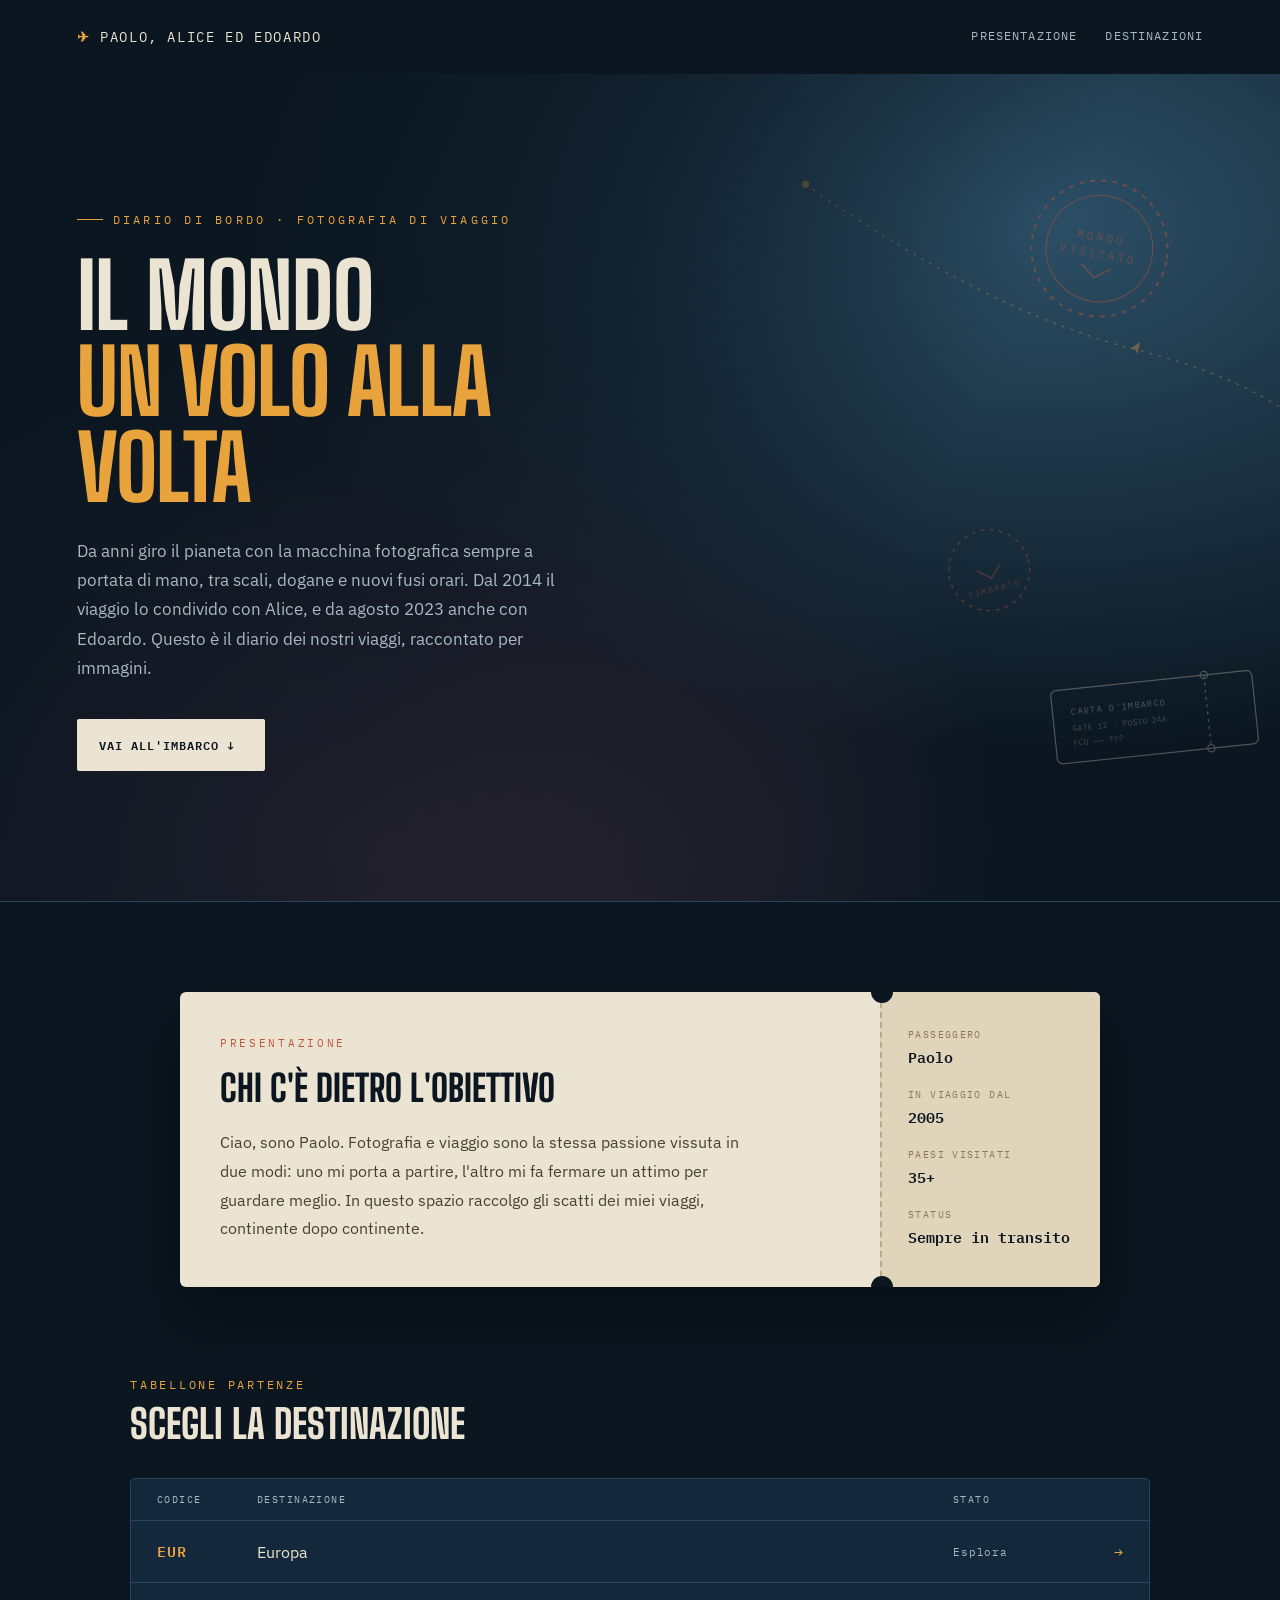
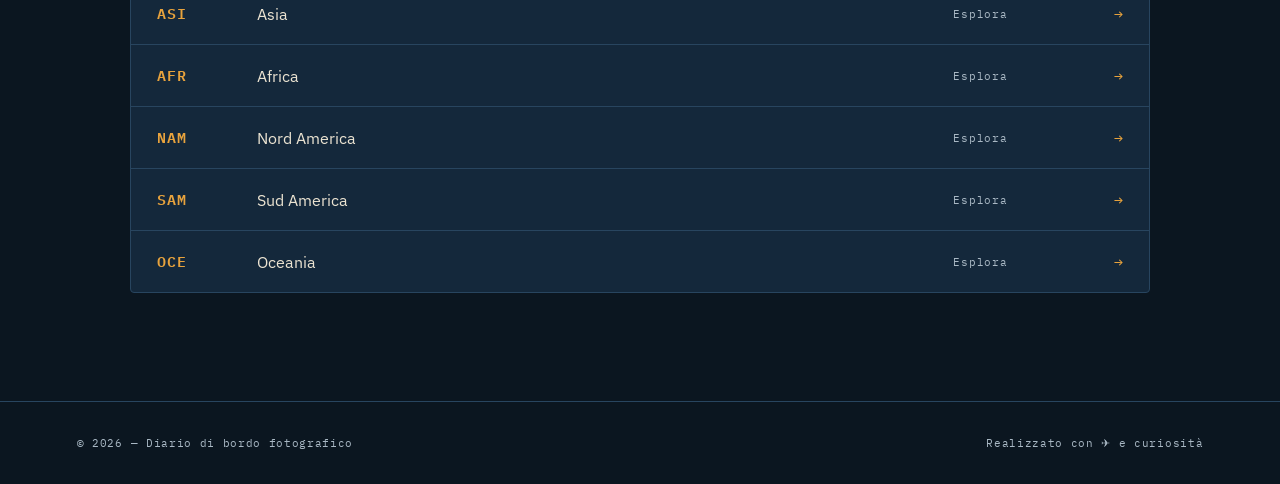
<file: index.html>
<!DOCTYPE html>
<html lang="it">
<head>
<meta charset="UTF-8" />
<meta name="viewport" content="width=device-width, initial-scale=1.0" />
<title>Diario di Bordo — Fotografia di Viaggio</title>
<meta name="description" content="Diario fotografico di viaggio: scatti dal mondo, continente dopo continente." />
<link rel="preconnect" href="https://fonts.googleapis.com" />
<link rel="preconnect" href="https://fonts.gstatic.com" crossorigin />
<link href="https://fonts.googleapis.com/css2?family=Big+Shoulders+Display:wght@700;800;900&family=IBM+Plex+Sans:wght@400;500;600&family=IBM+Plex+Mono:wght@400;500;600&display=swap" rel="stylesheet" />
<link rel="stylesheet" href="styles.css" />
</head>
<body>

<header class="topbar">
  <a href="index.html" class="brand"><b>&#9992;</b> Paolo, Alice ed Edoardo</a>
  <nav class="toplinks">
    <a href="index.html#presentazione">Presentazione</a>
    <a href="index.html#destinazioni">Destinazioni</a>
  </nav>
</header>

<section class="hero">
  <div class="hero-gradient"></div>
  <svg class="decoupage" viewBox="0 0 1600 900" preserveAspectRatio="xMidYMid slice" xmlns="http://www.w3.org/2000/svg" aria-hidden="true">
    <g transform="translate(1300,190) rotate(11)" fill="none" stroke="#bd5738" stroke-width="2.2" opacity="0.85">
      <circle r="74" stroke-dasharray="5 7"/>
      <circle r="58" stroke-width="1.2"/>
      <text x="0" y="-8" text-anchor="middle" font-family="IBM Plex Mono, monospace" font-size="12" fill="#bd5738" stroke="none" letter-spacing="3">MONDO</text>
      <text x="0" y="10" text-anchor="middle" font-family="IBM Plex Mono, monospace" font-size="12" fill="#bd5738" stroke="none" letter-spacing="3">VISITATO</text>
      <path d="M-16,20 L0,32 L16,20" stroke-width="1.6"/>
    </g>
    <g transform="translate(1180,540) rotate(-16)" fill="none" stroke="#bd5738" stroke-width="1.6" opacity="0.7">
      <circle r="44" stroke-dasharray="4 6"/>
      <path d="M-13,-3 L0,9 L13,-3" stroke-width="1.4"/>
      <text x="0" y="24" text-anchor="middle" font-family="IBM Plex Mono, monospace" font-size="9" fill="#bd5738" stroke="none" letter-spacing="2">TIMBRATO</text>
    </g>
    <g transform="translate(1360,700) rotate(-6)" fill="none" stroke="#ece4d2" stroke-width="1.3" opacity="0.55">
      <rect x="-110" y="-40" width="220" height="80" rx="6"/>
      <line x1="58" y1="-40" x2="58" y2="40" stroke-dasharray="3 5"/>
      <circle cx="58" cy="-40" r="4"/>
      <circle cx="58" cy="40" r="4"/>
      <text x="-90" y="-12" font-family="IBM Plex Mono, monospace" font-size="9.5" fill="#ece4d2" stroke="none" letter-spacing="1.5">CARTA D'IMBARCO</text>
      <text x="-90" y="6" font-family="IBM Plex Mono, monospace" font-size="8.5" fill="#ece4d2" stroke="none" opacity="0.85">GATE 12 &#183; POSTO 24A</text>
      <text x="-90" y="22" font-family="IBM Plex Mono, monospace" font-size="8.5" fill="#ece4d2" stroke="none" opacity="0.85">FCO &#8212;&#8212; ???</text>
    </g>
    <g fill="none" stroke="#e8a33d" opacity="0.65">
      <path d="M980,120 Q1180,260 1340,300 T1560,420" stroke-width="1.4" stroke-dasharray="2 8" stroke-linecap="round"/>
      <circle cx="980" cy="120" r="4" fill="#e8a33d" stroke="none"/>
      <circle cx="1560" cy="420" r="4" fill="#e8a33d" stroke="none"/>
      <g transform="translate(1340,298) rotate(35)">
        <path d="M0,-8 L5,5 L0,2 L-5,5 Z" fill="#e8a33d" stroke="none"/>
      </g>
    </g>
  </svg>
  <div class="hero-inner">
    <span class="kicker">Diario di bordo &middot; Fotografia di viaggio</span>
    <h1>Il mondo<span>un volo alla volta</span></h1>
    <p>Da anni giro il pianeta con la macchina fotografica sempre a portata di mano, tra scali, dogane e nuovi fusi orari. Dal 2014 il viaggio lo condivido con Alice, e da agosto 2023 anche con Edoardo. Questo &egrave; il diario dei nostri viaggi, raccontato per immagini.</p>
    <a href="#destinazioni" class="ticket-btn">Vai all'imbarco &#8595;</a>
  </div>
</section>

<section class="pass-section" id="presentazione">
  <div class="pass">
    <div class="pass-main">
      <div class="pass-eyebrow">Presentazione</div>
      <h2>Chi c'&egrave; dietro l'obiettivo</h2>
      <p>Ciao, sono Paolo. Fotografia e viaggio sono la stessa passione vissuta in due modi: uno mi porta a partire, l'altro mi fa fermare un attimo per guardare meglio. In questo spazio raccolgo gli scatti dei miei viaggi, continente dopo continente.</p>
    </div>
    <div class="pass-stub">
      <div class="pass-field"><label>Passeggero</label><div>Paolo</div></div>
      <div class="pass-field"><label>In viaggio dal</label><div>2005</div></div>
      <div class="pass-field"><label>Paesi visitati</label><div>35+</div></div>
      <div class="pass-field"><label>Status</label><div>Sempre in transito</div></div>
    </div>
  </div>
</section>

<section class="board-section" id="destinazioni">
  <div class="board-head">
    <div class="kicker-l">Tabellone partenze</div>
    <h2>Scegli la destinazione</h2>
  </div>
  <div class="board">
    <div class="board-row head"><span>Codice</span><span>Destinazione</span><span>Stato</span><span></span></div>
    <a href="europa.html" class="board-row dest" style="animation-delay:.05s"><span class="code">EUR</span><span class="name">Europa</span><span class="status">Esplora</span><span class="arrow">&#8594;</span></a>
    <a href="asia.html" class="board-row dest" style="animation-delay:.1s"><span class="code">ASI</span><span class="name">Asia</span><span class="status">Esplora</span><span class="arrow">&#8594;</span></a>
    <a href="africa.html" class="board-row dest" style="animation-delay:.15s"><span class="code">AFR</span><span class="name">Africa</span><span class="status">Esplora</span><span class="arrow">&#8594;</span></a>
    <a href="nord-america.html" class="board-row dest" style="animation-delay:.2s"><span class="code">NAM</span><span class="name">Nord America</span><span class="status">Esplora</span><span class="arrow">&#8594;</span></a>
    <a href="sud-america.html" class="board-row dest" style="animation-delay:.25s"><span class="code">SAM</span><span class="name">Sud America</span><span class="status">Esplora</span><span class="arrow">&#8594;</span></a>
    <a href="oceania.html" class="board-row dest" style="animation-delay:.3s"><span class="code">OCE</span><span class="name">Oceania</span><span class="status">Esplora</span><span class="arrow">&#8594;</span></a>
  </div>
</section>

<footer>
  <span>&#169; 2026 &#8212; Diario di bordo fotografico</span>
  <span>Realizzato con &#9992; e curiosit&agrave;</span>
</footer>

</body>
</html>
</file>
<file: styles.css>
:root{
  --ink-deep:#0b1620;
  --ink:#14283b;
  --ink-light:#28455f;
  --paper:#ece4d2;
  --stamp:#bd5738;
  --amber:#e8a33d;
  --muted:#a9b8c4;
}
*{margin:0;padding:0;box-sizing:border-box;}
html{scroll-behavior:smooth;}
body{background:var(--ink-deep);color:var(--paper);font-family:'IBM Plex Sans',sans-serif;}
a{color:inherit;text-decoration:none;}
img{max-width:100%;display:block;}

/* TOPBAR */
.topbar{position:relative;z-index:5;display:flex;justify-content:space-between;align-items:center;padding:28px 6vw;}
.brand{font-family:'IBM Plex Mono',monospace;font-size:0.85rem;letter-spacing:0.12em;color:var(--paper);text-transform:uppercase;}
.brand b{color:var(--amber);font-style:normal;}
.toplinks{display:flex;gap:28px;}
.toplinks a{font-family:'IBM Plex Mono',monospace;font-size:0.72rem;letter-spacing:0.1em;text-transform:uppercase;color:var(--muted);border-bottom:1px solid transparent;padding-bottom:2px;transition:color .2s,border-color .2s;}
.toplinks a:hover,.toplinks a:focus-visible{color:var(--amber);border-color:var(--amber);}

/* HERO (home) */
.hero{position:relative;min-height:92vh;display:flex;align-items:center;overflow:hidden;border-bottom:1px solid var(--ink-light);}
.hero-gradient{position:absolute;inset:0;background:radial-gradient(ellipse at 82% 18%, #2c4f66 0%, transparent 55%), radial-gradient(ellipse at 26% 92%, #3a2a3a 0%, transparent 50%), var(--ink-deep);z-index:0;}
.decoupage{position:absolute;inset:0;width:100%;height:100%;z-index:1;opacity:0.55;pointer-events:none;}
.hero::before{content:"";position:absolute;inset:0;background:linear-gradient(115deg, rgba(11,22,32,0.94) 0%, rgba(11,22,32,0.6) 40%, transparent 68%);z-index:2;}
.hero-inner{position:relative;z-index:3;padding:0 6vw;max-width:680px;}
.kicker{display:inline-flex;align-items:center;gap:10px;font-family:'IBM Plex Mono',monospace;font-size:0.72rem;letter-spacing:0.28em;text-transform:uppercase;color:var(--amber);margin-bottom:26px;}
.kicker::before{content:"";width:26px;height:1px;background:var(--amber);}
.hero h1{font-family:'Big Shoulders Display',sans-serif;font-weight:800;font-size:clamp(3rem,7.4vw,5.6rem);line-height:0.96;letter-spacing:-0.01em;text-transform:uppercase;margin-bottom:26px;}
.hero h1 span{display:block;color:var(--amber);}
.hero p{font-size:1.05rem;line-height:1.75;color:var(--muted);max-width:480px;margin-bottom:36px;}
.ticket-btn{position:relative;display:inline-flex;align-items:center;gap:14px;padding:16px 30px 16px 22px;background:var(--paper);color:var(--ink-deep);font-family:'IBM Plex Mono',monospace;font-size:0.78rem;font-weight:600;letter-spacing:0.08em;text-transform:uppercase;border-radius:2px;transition:transform .2s;}
.ticket-btn:hover{transform:translateY(-2px);}
.ticket-btn:focus-visible{outline:2px solid var(--amber);outline-offset:3px;}

/* CONTINENT HERO (pagine galleria) */
.chero{position:relative;min-height:40vh;display:flex;align-items:flex-end;overflow:hidden;border-bottom:1px solid var(--ink-light);padding:0 6vw 46px;}
.chero-bg{position:absolute;inset:0;background:radial-gradient(ellipse at 85% 10%, #2c4f66 0%, transparent 55%), var(--ink-deep);z-index:0;}
.chero::before{content:"";position:absolute;inset:0;background:linear-gradient(100deg, rgba(11,22,32,0.92) 0%, rgba(11,22,32,0.55) 55%, transparent 85%);z-index:1;}
.chero-stamp{position:absolute;top:14%;right:6vw;z-index:2;opacity:0.85;pointer-events:none;}
.chero-inner{position:relative;z-index:3;max-width:760px;}
.crumb{font-family:'IBM Plex Mono',monospace;font-size:0.68rem;letter-spacing:0.18em;text-transform:uppercase;color:var(--muted);margin-bottom:18px;display:flex;align-items:center;gap:8px;}
.crumb a{border-bottom:1px solid transparent;}
.crumb a:hover,.crumb a:focus-visible{color:var(--amber);border-color:var(--amber);}
.chero h1{font-family:'Big Shoulders Display',sans-serif;font-weight:900;font-size:clamp(2.6rem,7vw,5rem);text-transform:uppercase;line-height:0.94;margin-bottom:16px;}
.chero .meta{font-family:'IBM Plex Mono',monospace;font-size:0.78rem;letter-spacing:0.1em;color:var(--amber);margin-bottom:16px;}
.chero p{color:var(--muted);max-width:520px;line-height:1.7;font-size:1rem;}

/* GALLERY */
.gallery-section{padding:64px 6vw 120px;max-width:1280px;margin:0 auto;}
.gallery{display:grid;grid-template-columns:repeat(auto-fill,minmax(260px,1fr));grid-auto-rows:220px;gap:14px;}
.photo{position:relative;overflow:hidden;border-radius:3px;background:var(--ink);}
.photo.tall{grid-row:span 2;}
.photo img{width:100%;height:100%;object-fit:cover;display:block;transition:transform .5s ease;}
.photo:hover img{transform:scale(1.06);}
.photo figcaption{position:absolute;left:0;right:0;bottom:0;padding:12px 14px;background:linear-gradient(0deg, rgba(11,22,32,0.88) 0%, transparent 100%);display:flex;justify-content:space-between;align-items:flex-end;font-family:'IBM Plex Mono',monospace;}
.photo figcaption .loc{font-size:0.76rem;color:var(--paper);letter-spacing:0.02em;}
.photo figcaption .yr{font-size:0.66rem;color:var(--muted);}

/* BOARDING PASS / PRESENTAZIONE (home) */
.pass-section{padding:clamp(60px,10vh,110px) 6vw;}
.pass{max-width:920px;margin:0 auto;display:flex;background:var(--paper);color:var(--ink-deep);border-radius:6px;overflow:hidden;box-shadow:0 30px 60px rgba(0,0,0,0.35);}
.pass-main{flex:1;padding:44px 40px;}
.pass-eyebrow{font-family:'IBM Plex Mono',monospace;font-size:0.7rem;letter-spacing:0.24em;text-transform:uppercase;color:var(--stamp);margin-bottom:16px;}
.pass-main h2{font-family:'Big Shoulders Display',sans-serif;font-weight:800;font-size:clamp(1.7rem,3vw,2.3rem);text-transform:uppercase;margin-bottom:18px;}
.pass-main p{line-height:1.8;color:#4a4033;max-width:520px;}
.pass-stub{flex:0 0 220px;background:#e0d5bb;border-left:2px dashed #b9ab8a;padding:36px 26px;display:flex;flex-direction:column;gap:18px;position:relative;}
.pass-stub::before,.pass-stub::after{content:"";position:absolute;left:-11px;width:22px;height:22px;background:var(--ink-deep);border-radius:50%;}
.pass-stub::before{top:-11px;}
.pass-stub::after{bottom:-11px;}
.pass-field label{display:block;font-family:'IBM Plex Mono',monospace;font-size:0.62rem;letter-spacing:0.14em;text-transform:uppercase;color:#8a7b5c;margin-bottom:4px;}
.pass-field div{font-family:'IBM Plex Mono',monospace;font-size:0.95rem;font-weight:600;}

/* BOARD / DESTINAZIONI (home) */
.board-section{padding:0 6vw clamp(70px,12vh,130px);}
.board-head{max-width:1020px;margin:0 auto 30px;}
.board-head .kicker-l{font-family:'IBM Plex Mono',monospace;font-size:0.72rem;letter-spacing:0.24em;text-transform:uppercase;color:var(--amber);}
.board-head h2{font-family:'Big Shoulders Display',sans-serif;font-weight:800;font-size:clamp(1.9rem,3.6vw,2.5rem);text-transform:uppercase;margin-top:8px;}
.board{max-width:1020px;margin:0 auto;background:var(--ink);border:1px solid var(--ink-light);border-radius:4px;overflow:hidden;}
.board-row{display:grid;grid-template-columns:90px 1fr 130px 30px;align-items:center;gap:10px;padding:18px 26px;border-bottom:1px solid var(--ink-light);font-family:'IBM Plex Mono',monospace;}
.board-row:last-child{border-bottom:none;}
.board-row.head{color:var(--muted);font-size:0.64rem;letter-spacing:0.14em;text-transform:uppercase;padding:14px 26px;}
.board-row.dest{color:var(--paper);font-size:0.95rem;opacity:0;animation:flap .5s ease forwards;transition:background .2s;}
.board-row.dest:hover,.board-row.dest:focus-visible{background:rgba(232,163,61,0.09);outline:none;}
.board-row.dest .code{color:var(--amber);font-weight:600;letter-spacing:0.06em;}
.board-row.dest .name{font-family:'IBM Plex Sans',sans-serif;font-size:1.02rem;}
.board-row.dest .status{color:var(--muted);font-size:0.68rem;letter-spacing:0.08em;}
.board-row.dest .arrow{color:var(--amber);justify-self:end;transition:transform .2s;}
.board-row.dest:hover .arrow{transform:translateX(4px);}
@keyframes flap{from{opacity:0;transform:translateY(-6px);}to{opacity:1;transform:translateY(0);}}

/* FOOTER */
footer{padding:34px 6vw;border-top:1px solid var(--ink-light);display:flex;justify-content:space-between;flex-wrap:wrap;gap:10px;font-family:'IBM Plex Mono',monospace;font-size:0.7rem;letter-spacing:0.06em;color:var(--muted);}
footer a:hover,footer a:focus-visible{color:var(--amber);}

@media(prefers-reduced-motion:reduce){*{animation:none!important;transition:none!important;}}

@media(max-width:760px){
  .toplinks{display:none;}
  .pass{flex-direction:column;}
  .pass-stub{flex:none;border-left:none;border-top:2px dashed #b9ab8a;flex-direction:row;flex-wrap:wrap;}
  .pass-stub::before{top:-11px;left:-11px;}
  .pass-stub::after{bottom:auto;top:-11px;left:auto;right:-11px;}
  .board-row{grid-template-columns:52px 1fr 26px;}
  .board-row .status{display:none;}
  .chero-stamp{display:none;}
  .gallery{grid-template-columns:repeat(auto-fill,minmax(200px,1fr));grid-auto-rows:180px;}
}
</file>
